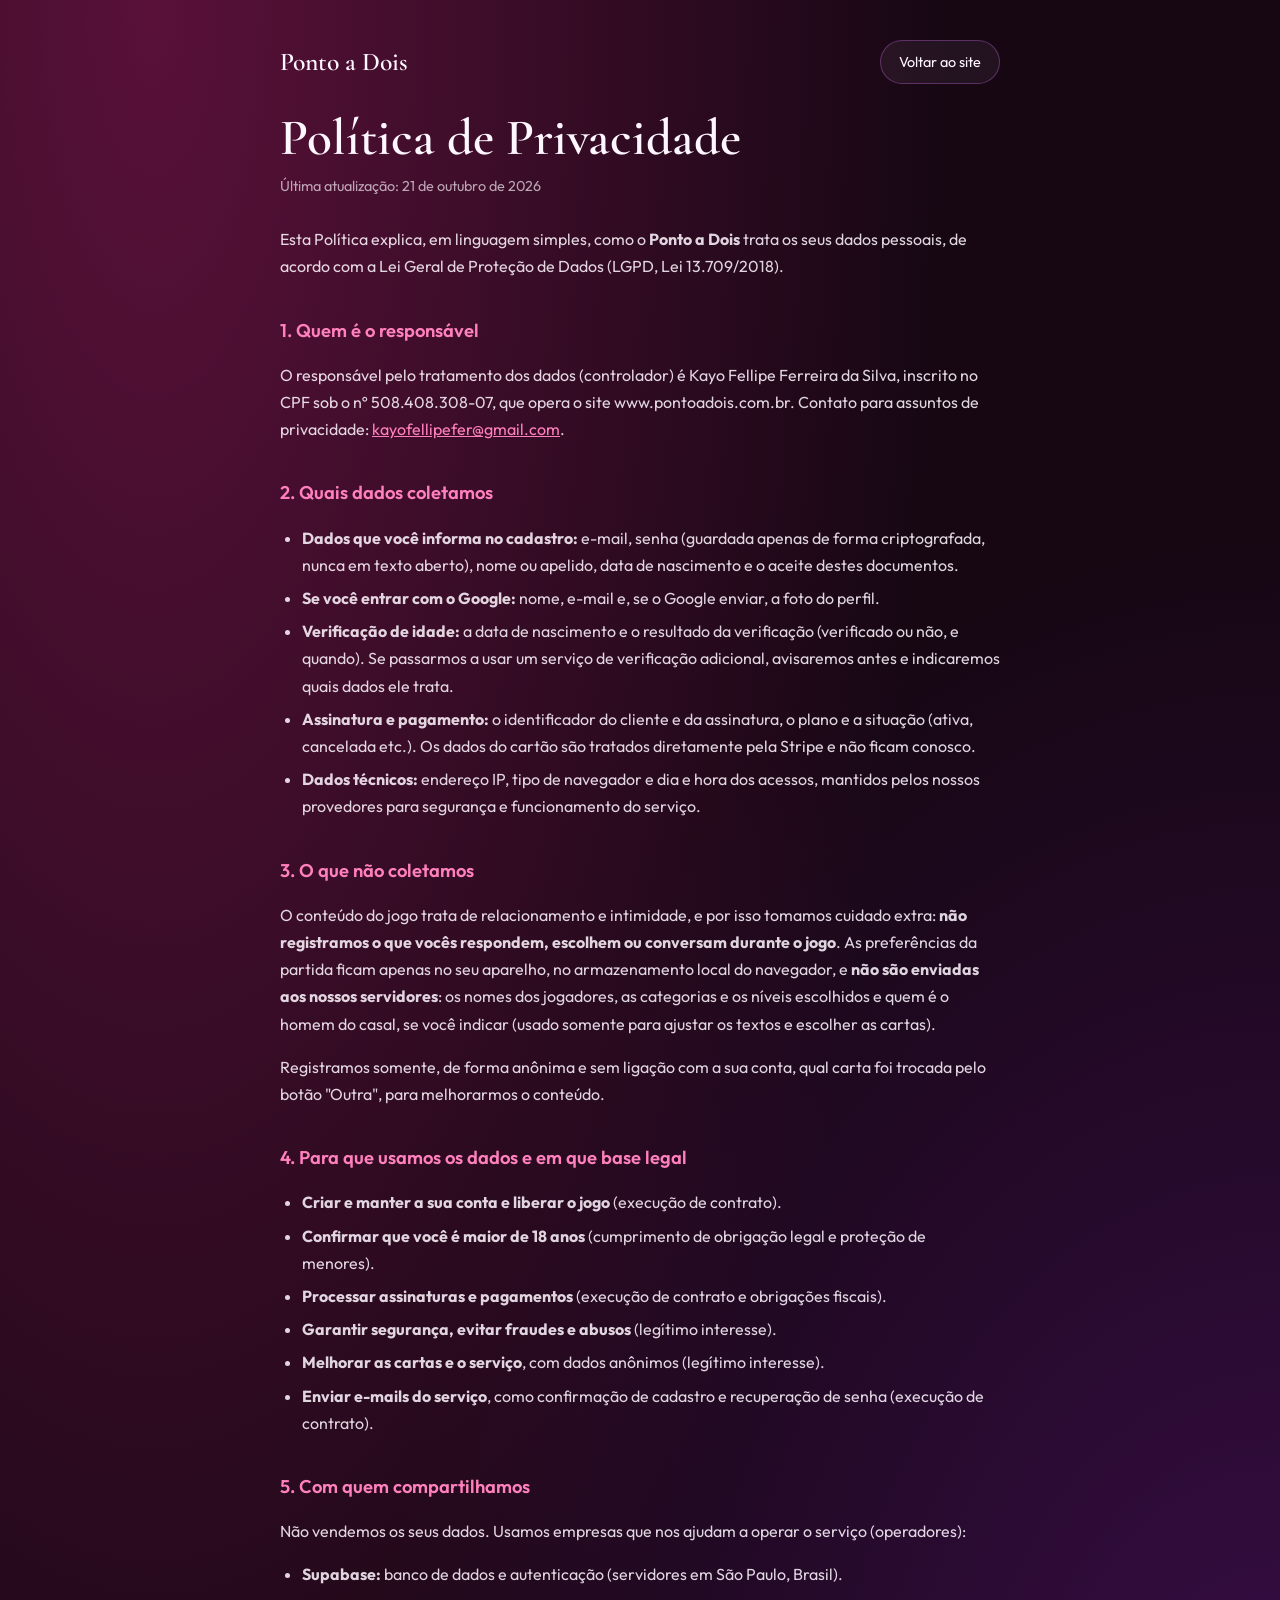
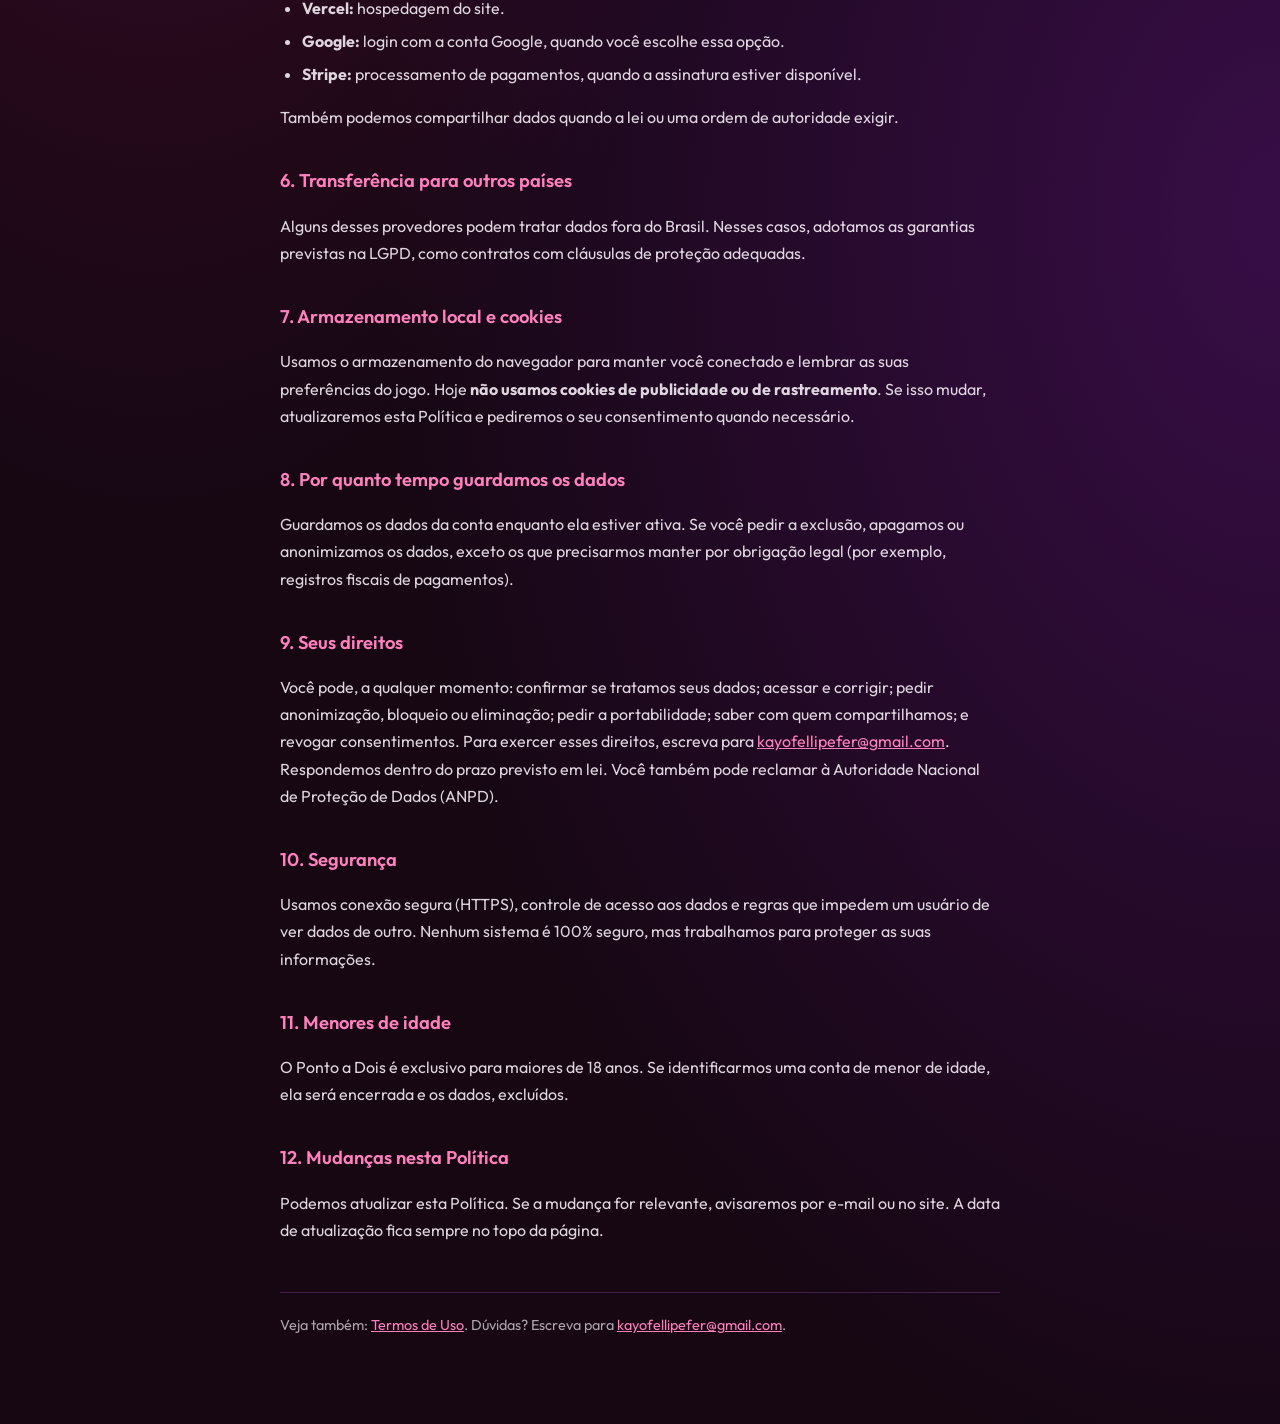
<file: privacidade.html>
<!doctype html>
<html lang="pt-BR">
<head>
<meta charset="utf-8">
<meta name="viewport" content="width=device-width, initial-scale=1">
<meta name="theme-color" content="#1a0a14">
<title>Política de Privacidade — Ponto a Dois</title>
<link href="https://fonts.googleapis.com/css2?family=Cormorant+Garamond:wght@500;600;700&family=Outfit:wght@300;400;500;600&display=swap" rel="stylesheet">
<link rel="stylesheet" href="legal.css">
</head>
<body>
<main class="wrap">
<div class="top"><a class="brand" href="/">Ponto a Dois</a><a class="back" href="/">Voltar ao site</a></div>
<h1>Política de Privacidade</h1>
<p class="upd">Última atualização: 21 de outubro de 2026</p>
<p>Esta Política explica, em linguagem simples, como o <b>Ponto a Dois</b> trata os seus dados pessoais, de acordo com a Lei Geral de Proteção de Dados (LGPD, Lei 13.709/2018).</p>
<h2>1. Quem é o responsável</h2><p>O responsável pelo tratamento dos dados (controlador) é Kayo Fellipe Ferreira da Silva, inscrito no CPF sob o nº 508.408.308-07, que opera o site www.pontoadois.com.br. Contato para assuntos de privacidade: <a href="mailto:kayofellipefer@gmail.com">kayofellipefer@gmail.com</a>.</p><h2>2. Quais dados coletamos</h2><ul>
<li><b>Dados que você informa no cadastro:</b> e-mail, senha (guardada apenas de forma criptografada, nunca em texto aberto), nome ou apelido, data de nascimento e o aceite destes documentos.</li>
<li><b>Se você entrar com o Google:</b> nome, e-mail e, se o Google enviar, a foto do perfil.</li>
<li><b>Verificação de idade:</b> a data de nascimento e o resultado da verificação (verificado ou não, e quando). Se passarmos a usar um serviço de verificação adicional, avisaremos antes e indicaremos quais dados ele trata.</li>
<li><b>Assinatura e pagamento:</b> o identificador do cliente e da assinatura, o plano e a situação (ativa, cancelada etc.). Os dados do cartão são tratados diretamente pela Stripe e não ficam conosco.</li>
<li><b>Dados técnicos:</b> endereço IP, tipo de navegador e dia e hora dos acessos, mantidos pelos nossos provedores para segurança e funcionamento do serviço.</li>
</ul><h2>3. O que não coletamos</h2><p>O conteúdo do jogo trata de relacionamento e intimidade, e por isso tomamos cuidado extra: <b>não registramos o que vocês respondem, escolhem ou conversam durante o jogo</b>. As preferências da partida ficam apenas no seu aparelho, no armazenamento local do navegador, e <b>não são enviadas aos nossos servidores</b>: os nomes dos jogadores, as categorias e os níveis escolhidos e quem é o homem do casal, se você indicar (usado somente para ajustar os textos e escolher as cartas).</p>
<p>Registramos somente, de forma anônima e sem ligação com a sua conta, qual carta foi trocada pelo botão "Outra", para melhorarmos o conteúdo.</p><h2>4. Para que usamos os dados e em que base legal</h2><ul>
<li><b>Criar e manter a sua conta e liberar o jogo</b> (execução de contrato).</li>
<li><b>Confirmar que você é maior de 18 anos</b> (cumprimento de obrigação legal e proteção de menores).</li>
<li><b>Processar assinaturas e pagamentos</b> (execução de contrato e obrigações fiscais).</li>
<li><b>Garantir segurança, evitar fraudes e abusos</b> (legítimo interesse).</li>
<li><b>Melhorar as cartas e o serviço</b>, com dados anônimos (legítimo interesse).</li>
<li><b>Enviar e-mails do serviço</b>, como confirmação de cadastro e recuperação de senha (execução de contrato).</li>
</ul><h2>5. Com quem compartilhamos</h2><p>Não vendemos os seus dados. Usamos empresas que nos ajudam a operar o serviço (operadores):</p>
<ul>
<li><b>Supabase:</b> banco de dados e autenticação (servidores em São Paulo, Brasil).</li>
<li><b>Vercel:</b> hospedagem do site.</li>
<li><b>Google:</b> login com a conta Google, quando você escolhe essa opção.</li>
<li><b>Stripe:</b> processamento de pagamentos, quando a assinatura estiver disponível.</li>
</ul>
<p>Também podemos compartilhar dados quando a lei ou uma ordem de autoridade exigir.</p><h2>6. Transferência para outros países</h2><p>Alguns desses provedores podem tratar dados fora do Brasil. Nesses casos, adotamos as garantias previstas na LGPD, como contratos com cláusulas de proteção adequadas.</p><h2>7. Armazenamento local e cookies</h2><p>Usamos o armazenamento do navegador para manter você conectado e lembrar as suas preferências do jogo. Hoje <b>não usamos cookies de publicidade ou de rastreamento</b>. Se isso mudar, atualizaremos esta Política e pediremos o seu consentimento quando necessário.</p><h2>8. Por quanto tempo guardamos os dados</h2><p>Guardamos os dados da conta enquanto ela estiver ativa. Se você pedir a exclusão, apagamos ou anonimizamos os dados, exceto os que precisarmos manter por obrigação legal (por exemplo, registros fiscais de pagamentos).</p><h2>9. Seus direitos</h2><p>Você pode, a qualquer momento: confirmar se tratamos seus dados; acessar e corrigir; pedir anonimização, bloqueio ou eliminação; pedir a portabilidade; saber com quem compartilhamos; e revogar consentimentos. Para exercer esses direitos, escreva para <a href="mailto:kayofellipefer@gmail.com">kayofellipefer@gmail.com</a>. Respondemos dentro do prazo previsto em lei. Você também pode reclamar à Autoridade Nacional de Proteção de Dados (ANPD).</p><h2>10. Segurança</h2><p>Usamos conexão segura (HTTPS), controle de acesso aos dados e regras que impedem um usuário de ver dados de outro. Nenhum sistema é 100% seguro, mas trabalhamos para proteger as suas informações.</p><h2>11. Menores de idade</h2><p>O Ponto a Dois é exclusivo para maiores de 18 anos. Se identificarmos uma conta de menor de idade, ela será encerrada e os dados, excluídos.</p><h2>12. Mudanças nesta Política</h2><p>Podemos atualizar esta Política. Se a mudança for relevante, avisaremos por e-mail ou no site. A data de atualização fica sempre no topo da página.</p>
<p class="foot">Veja também: <a href="termos.html">Termos de Uso</a>. Dúvidas? Escreva para <a href="mailto:kayofellipefer@gmail.com">kayofellipefer@gmail.com</a>.</p>
</main>
</body>
</html>
</file>
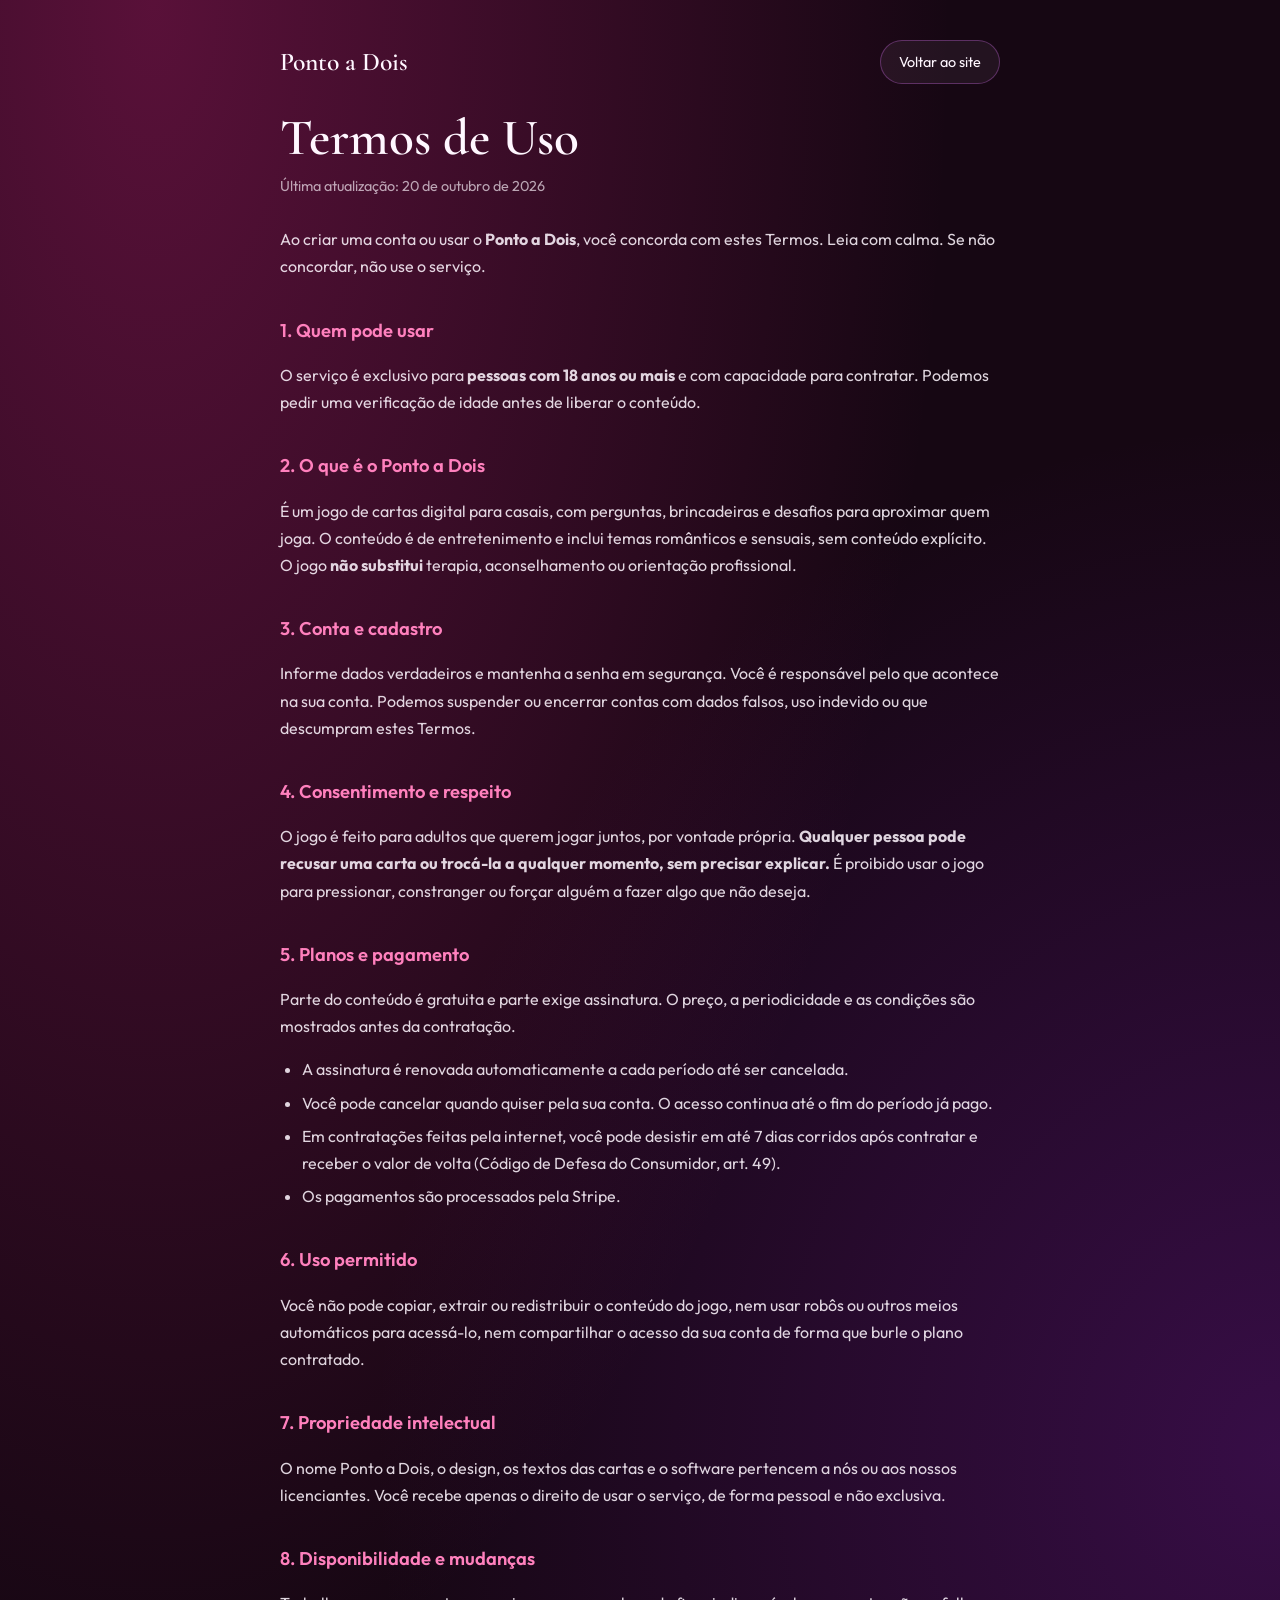
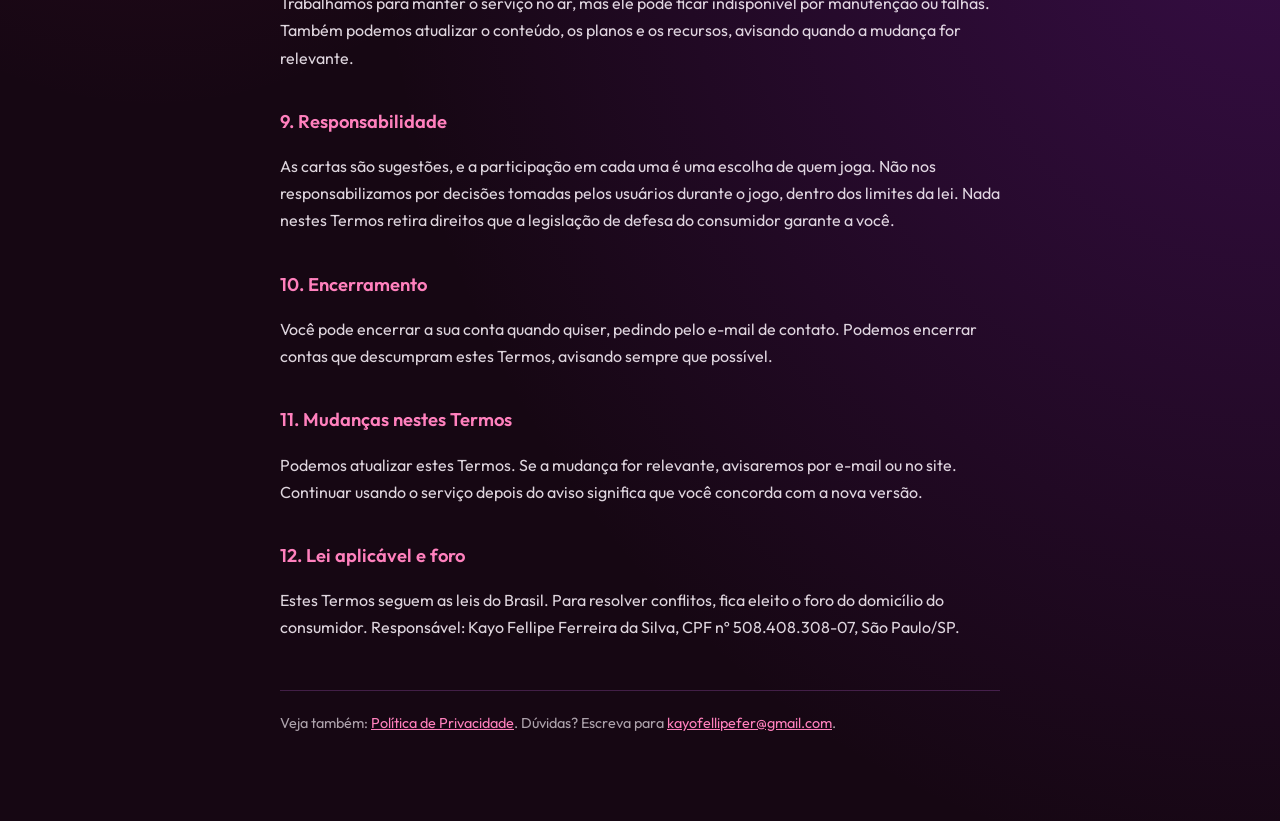
<file: termos.html>
<!doctype html>
<html lang="pt-BR">
<head>
<meta charset="utf-8">
<meta name="viewport" content="width=device-width, initial-scale=1">
<meta name="theme-color" content="#1a0a14">
<title>Termos de Uso — Ponto a Dois</title>
<link href="https://fonts.googleapis.com/css2?family=Cormorant+Garamond:wght@500;600;700&family=Outfit:wght@300;400;500;600&display=swap" rel="stylesheet">
<link rel="stylesheet" href="legal.css">
</head>
<body>
<main class="wrap">
<div class="top"><a class="brand" href="/">Ponto a Dois</a><a class="back" href="/">Voltar ao site</a></div>
<h1>Termos de Uso</h1>
<p class="upd">Última atualização: 20 de outubro de 2026</p>
<p>Ao criar uma conta ou usar o <b>Ponto a Dois</b>, você concorda com estes Termos. Leia com calma. Se não concordar, não use o serviço.</p>
<h2>1. Quem pode usar</h2><p>O serviço é exclusivo para <b>pessoas com 18 anos ou mais</b> e com capacidade para contratar. Podemos pedir uma verificação de idade antes de liberar o conteúdo.</p><h2>2. O que é o Ponto a Dois</h2><p>É um jogo de cartas digital para casais, com perguntas, brincadeiras e desafios para aproximar quem joga. O conteúdo é de entretenimento e inclui temas românticos e sensuais, sem conteúdo explícito. O jogo <b>não substitui</b> terapia, aconselhamento ou orientação profissional.</p><h2>3. Conta e cadastro</h2><p>Informe dados verdadeiros e mantenha a senha em segurança. Você é responsável pelo que acontece na sua conta. Podemos suspender ou encerrar contas com dados falsos, uso indevido ou que descumpram estes Termos.</p><h2>4. Consentimento e respeito</h2><p>O jogo é feito para adultos que querem jogar juntos, por vontade própria. <b>Qualquer pessoa pode recusar uma carta ou trocá-la a qualquer momento, sem precisar explicar.</b> É proibido usar o jogo para pressionar, constranger ou forçar alguém a fazer algo que não deseja.</p><h2>5. Planos e pagamento</h2><p>Parte do conteúdo é gratuita e parte exige assinatura. O preço, a periodicidade e as condições são mostrados antes da contratação.</p>
<ul>
<li>A assinatura é renovada automaticamente a cada período até ser cancelada.</li>
<li>Você pode cancelar quando quiser pela sua conta. O acesso continua até o fim do período já pago.</li>
<li>Em contratações feitas pela internet, você pode desistir em até 7 dias corridos após contratar e receber o valor de volta (Código de Defesa do Consumidor, art. 49).</li>
<li>Os pagamentos são processados pela Stripe.</li>
</ul><h2>6. Uso permitido</h2><p>Você não pode copiar, extrair ou redistribuir o conteúdo do jogo, nem usar robôs ou outros meios automáticos para acessá-lo, nem compartilhar o acesso da sua conta de forma que burle o plano contratado.</p><h2>7. Propriedade intelectual</h2><p>O nome Ponto a Dois, o design, os textos das cartas e o software pertencem a nós ou aos nossos licenciantes. Você recebe apenas o direito de usar o serviço, de forma pessoal e não exclusiva.</p><h2>8. Disponibilidade e mudanças</h2><p>Trabalhamos para manter o serviço no ar, mas ele pode ficar indisponível por manutenção ou falhas. Também podemos atualizar o conteúdo, os planos e os recursos, avisando quando a mudança for relevante.</p><h2>9. Responsabilidade</h2><p>As cartas são sugestões, e a participação em cada uma é uma escolha de quem joga. Não nos responsabilizamos por decisões tomadas pelos usuários durante o jogo, dentro dos limites da lei. Nada nestes Termos retira direitos que a legislação de defesa do consumidor garante a você.</p><h2>10. Encerramento</h2><p>Você pode encerrar a sua conta quando quiser, pedindo pelo e-mail de contato. Podemos encerrar contas que descumpram estes Termos, avisando sempre que possível.</p><h2>11. Mudanças nestes Termos</h2><p>Podemos atualizar estes Termos. Se a mudança for relevante, avisaremos por e-mail ou no site. Continuar usando o serviço depois do aviso significa que você concorda com a nova versão.</p><h2>12. Lei aplicável e foro</h2><p>Estes Termos seguem as leis do Brasil. Para resolver conflitos, fica eleito o foro do domicílio do consumidor. Responsável: Kayo Fellipe Ferreira da Silva, CPF nº 508.408.308-07, São Paulo/SP.</p>
<p class="foot">Veja também: <a href="privacidade.html">Política de Privacidade</a>. Dúvidas? Escreva para <a href="mailto:kayofellipefer@gmail.com">kayofellipefer@gmail.com</a>.</p>
</main>
</body>
</html>
</file>
<file: legal.css>
*{box-sizing:border-box}body{margin:0;font-family:'Outfit',system-ui,sans-serif;color:#fff7ff;line-height:1.7;background:radial-gradient(ellipse at 12% 0%,rgba(190,31,114,.4),transparent 50%),radial-gradient(ellipse at 100% 60%,rgba(117,25,166,.35),transparent 50%),#160713;min-height:100vh}
.wrap{max-width:760px;margin:0 auto;padding:24px 20px 72px}
.top{display:flex;align-items:center;justify-content:space-between;gap:12px;margin-bottom:28px}
.brand{font-family:'Cormorant Garamond',Georgia,serif;font-weight:600;font-size:1.6rem;color:#fff7ff;text-decoration:none}
.back{display:inline-flex;align-items:center;min-height:44px;padding:0 18px;border-radius:999px;border:1px solid rgba(224,117,255,.3);background:rgba(255,220,255,.06);color:#fff7ff;text-decoration:none;font-size:.9rem}
h1{font-family:'Cormorant Garamond',Georgia,serif;font-weight:600;font-size:2.6rem;line-height:1.05;margin:0 0 8px}
.upd{color:rgba(255,247,255,.65);font-size:.9rem;margin:0 0 28px}
h2{font-size:1.15rem;font-weight:600;margin:34px 0 8px;color:#ff80bd}
p,li{font-size:1rem;color:rgba(255,247,255,.86)}
ul{padding-left:22px}li{margin:6px 0}
a{color:#ff80bd}a:hover{color:#ffb3d9}
mark.ph{background:rgba(255,213,79,.2);color:#ffe28a;border-radius:4px;padding:0 4px}
.foot{margin-top:48px;padding-top:20px;border-top:1px solid rgba(224,117,255,.22);font-size:.9rem;color:rgba(255,247,255,.65)}
@media(min-width:640px){.wrap{padding-top:40px}h1{font-size:3.2rem}}
</file>
